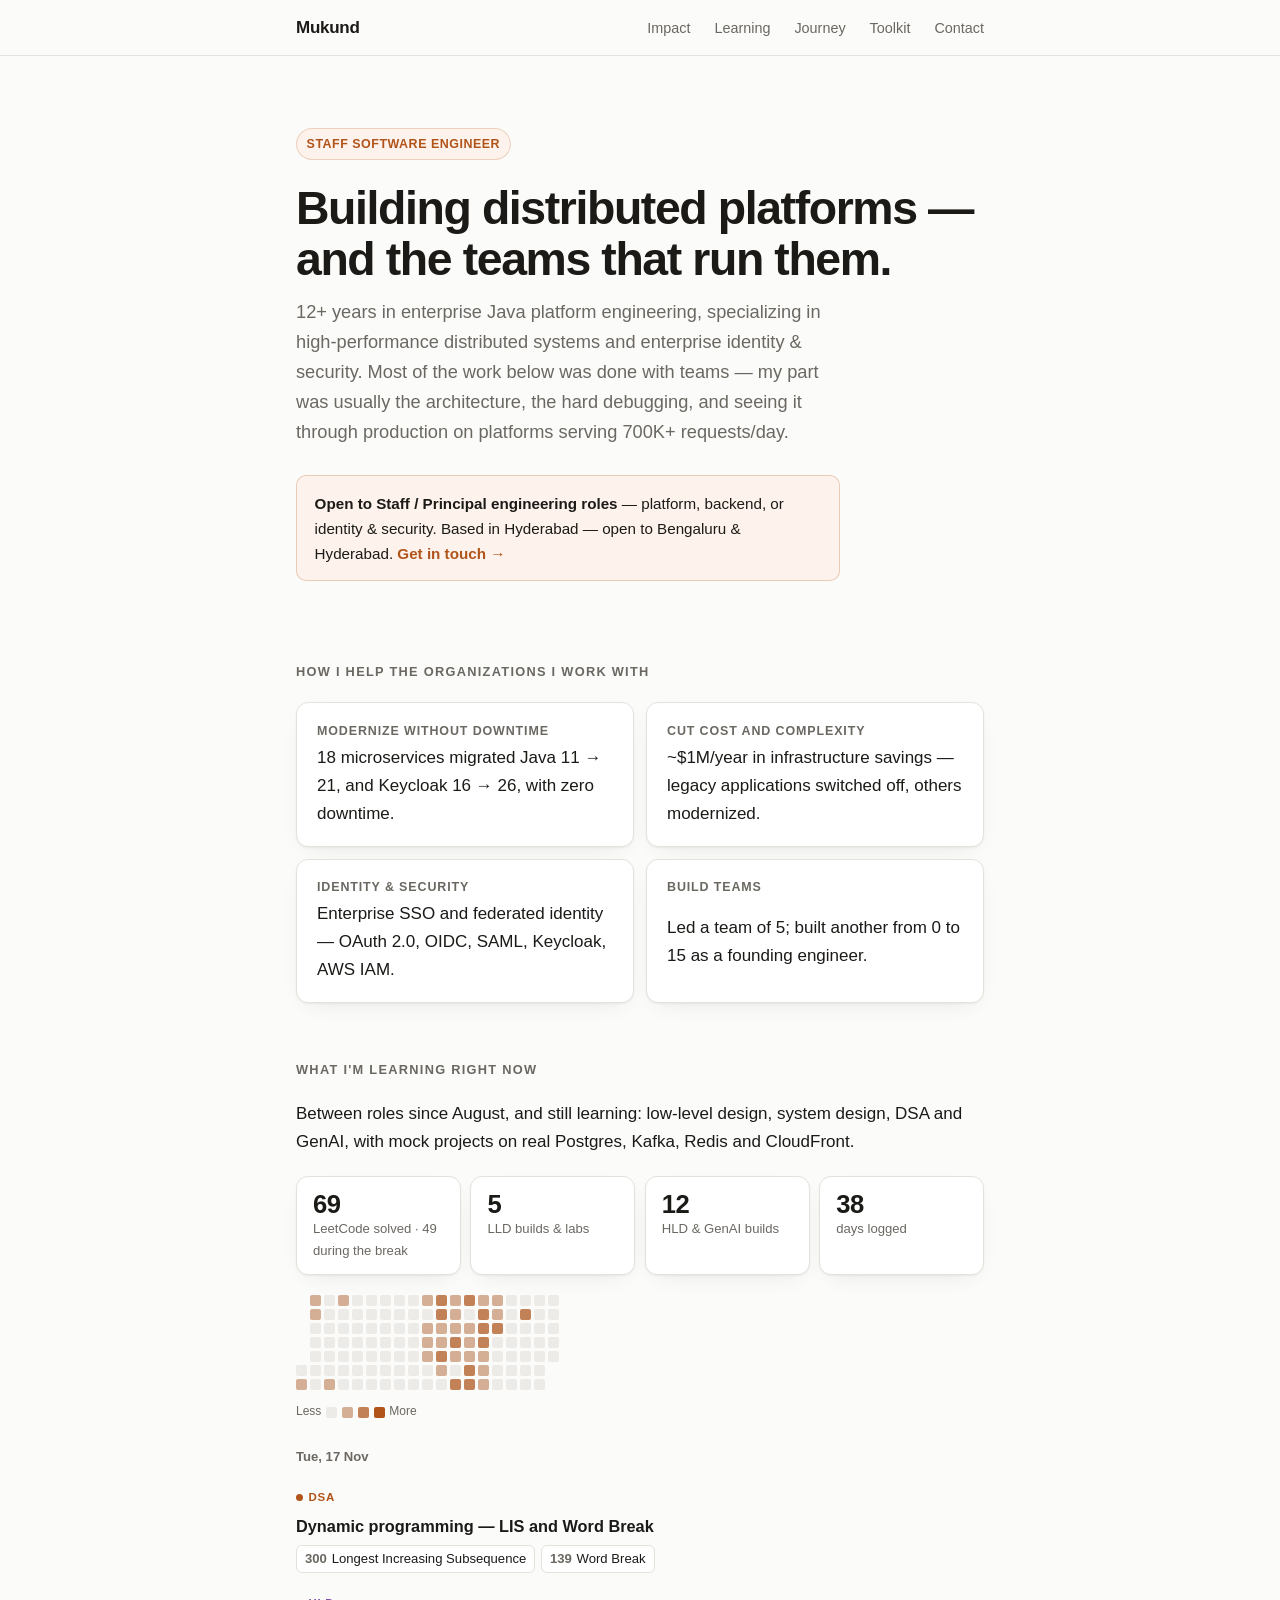
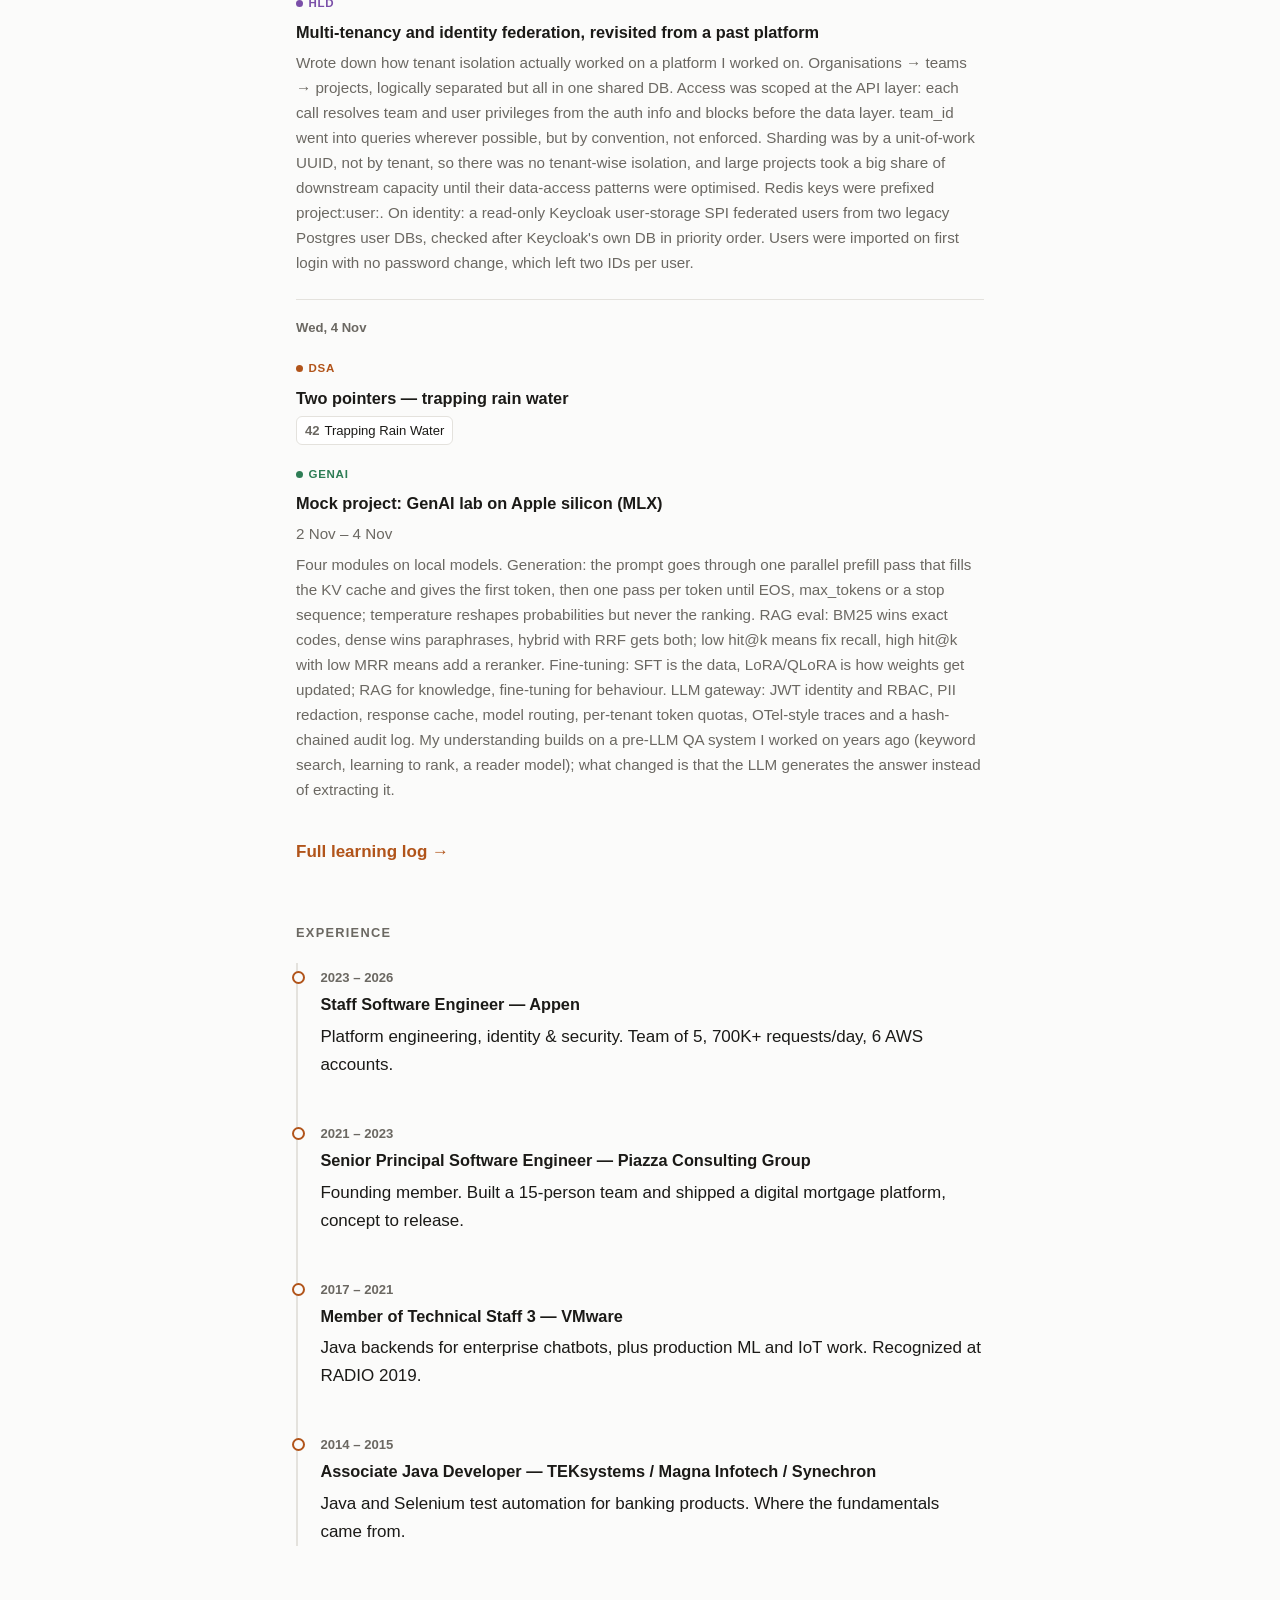
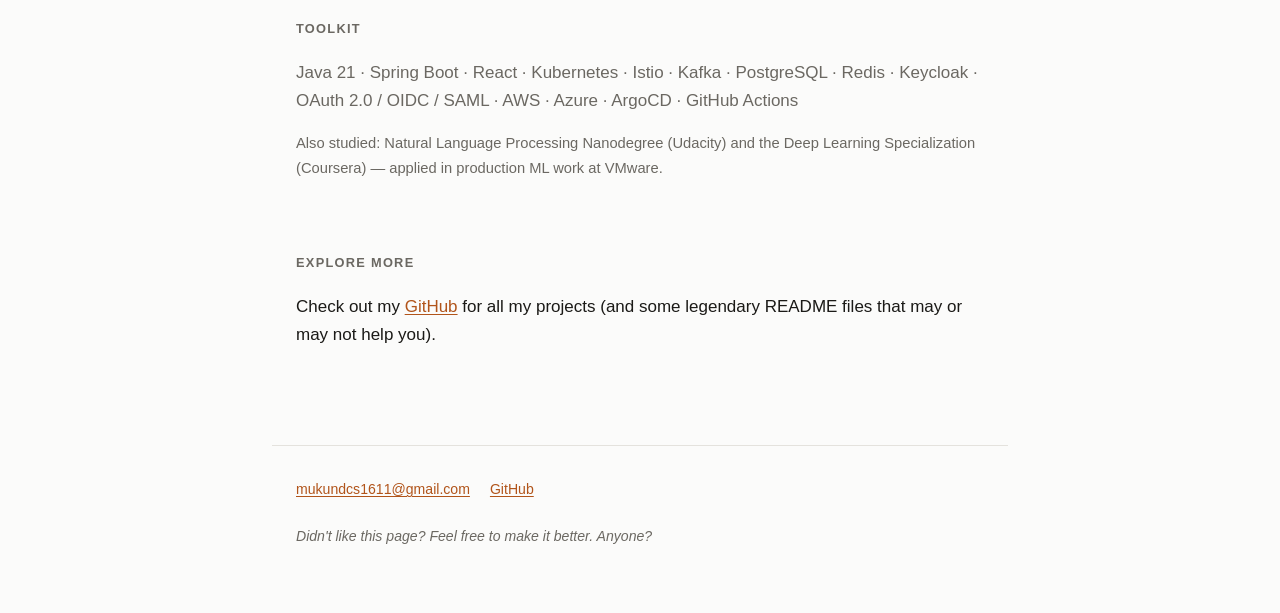
<file: index.html>
<!DOCTYPE html>
<html lang="en">
<head>
<meta charset="utf-8">
<meta name="viewport" content="width=device-width, initial-scale=1">
<title>Srinivas Mukund Chavali — Staff Software Engineer</title>
<meta name="description" content="Staff software engineer with 12+ years in enterprise Java platform engineering — distributed systems, Kubernetes, AWS, and enterprise identity &amp; security.">
<link rel="stylesheet" href="styles.css">
</head>
<body>

<nav class="nav">
  <div class="nav__inner">
    <span class="nav__name">Mukund</span>
    <a href="#impact">Impact</a>
    <a href="#learning">Learning</a>
    <a href="#journey">Journey</a>
    <a href="#foundations">Toolkit</a>
    <a href="#contact">Contact</a>
  </div>
</nav>

<main>
  <header class="hero">
    <span class="eyebrow">Staff Software Engineer</span>
    <h1>Building distributed platforms — and the teams that run them.</h1>
    <p class="lede">
      12+ years in enterprise Java platform engineering, specializing in high-performance
      distributed systems and enterprise identity &amp; security. Most of the work below was
      done with teams — my part was usually the architecture, the hard debugging, and
      seeing it through production on platforms serving 700K+ requests/day.
    </p>
    <p class="avail">
      <strong>Open to Staff / Principal engineering roles</strong> — platform, backend, or
      identity &amp; security. Based in Hyderabad — open to Bengaluru &amp; Hyderabad.
      <a href="mailto:mukundcs1611@gmail.com">Get in touch →</a>
    </p>
  </header>

  <section id="impact">
    <h2>How I help the organizations I work with</h2>
    <div class="grid">
      <div class="card kv">
        <span class="kv__k">Modernize without downtime</span>
        <span>18 microservices migrated Java 11 → 21, and Keycloak 16 → 26, with zero downtime.</span>
      </div>
      <div class="card kv">
        <span class="kv__k">Cut cost and complexity</span>
        <span>~$1M/year in infrastructure savings — legacy applications switched off, others modernized.</span>
      </div>
      <div class="card kv">
        <span class="kv__k">Identity &amp; security</span>
        <span>Enterprise SSO and federated identity — OAuth 2.0, OIDC, SAML, Keycloak, AWS IAM.</span>
      </div>
      <div class="card kv">
        <span class="kv__k">Build teams</span>
        <span>Led a team of 5; built another from 0 to 15 as a founding engineer.</span>
      </div>
    </div>
  </section>

  <section id="learning">
    <h2>What I'm learning right now</h2>
    <p>
      Between roles since August, and still learning: low-level design, system design,
      DSA and GenAI, with mock projects on real Postgres, Kafka, Redis and CloudFront.
    </p>
    <div class="stats" id="learning-stats"></div>
    <div id="learning-heat"></div>
    <ol class="log" id="learning-latest" style="margin-top:1.25rem"></ol>
    <a class="more" href="learning.html">Full learning log →</a>
  </section>

  <section id="journey">
    <h2>Experience</h2>
    <ul class="tl">
      <li>
        <time>2023 – 2026</time>
        <h3>Staff Software Engineer — Appen</h3>
        <p>Platform engineering, identity &amp; security. Team of 5, 700K+ requests/day, 6 AWS accounts.</p>
      </li>
      <li>
        <time>2021 – 2023</time>
        <h3>Senior Principal Software Engineer — Piazza Consulting Group</h3>
        <p>Founding member. Built a 15-person team and shipped a digital mortgage platform, concept to release.</p>
      </li>
      <li>
        <time>2017 – 2021</time>
        <h3>Member of Technical Staff 3 — VMware</h3>
        <p>Java backends for enterprise chatbots, plus production ML and IoT work. Recognized at RADIO 2019.</p>
      </li>
      <li>
        <time>2014 – 2015</time>
        <h3>Associate Java Developer — TEKsystems / Magna Infotech / Synechron</h3>
        <p>Java and Selenium test automation for banking products. Where the fundamentals came from.</p>
      </li>
    </ul>
  </section>

  <section id="foundations">
    <h2>Toolkit</h2>
    <p style="color:var(--muted)">
      Java 21 · Spring Boot · React · Kubernetes · Istio · Kafka · PostgreSQL · Redis ·
      Keycloak · OAuth 2.0 / OIDC / SAML · AWS · Azure · ArgoCD · GitHub Actions
    </p>
    <p style="color:var(--muted); font-size:.92rem">
      Also studied: Natural Language Processing Nanodegree (Udacity) and the Deep Learning
      Specialization (Coursera) — applied in production ML work at VMware.
    </p>
  </section>

  <section id="contact">
    <h2>Explore more</h2>
    <p>
      Check out my <a href="https://www.github.com/mukundcs1611">GitHub</a> for all my projects
      (and some legendary README files that may or may not help you).
    </p>
  </section>
</main>

<footer>
  <div class="contact">
    <a href="mailto:mukundcs1611@gmail.com">mukundcs1611@gmail.com</a>
    <a href="https://www.github.com/mukundcs1611">GitHub</a>
  </div>
  <p class="note">Didn't like this page? Feel free to make it better. Anyone?</p>
</footer>

<script src="learning-data.js"></script>
<script src="learning.js"></script>

<!-- Cloudflare Web Analytics -->
<script type="module" src="https://static.cloudflareinsights.com/beacon.min.js"
        data-cf-beacon='{"token": "23e4d1365775487cb580c3d610a26476"}'></script>
<!-- End Cloudflare Web Analytics -->

</body>
</html>
</file>
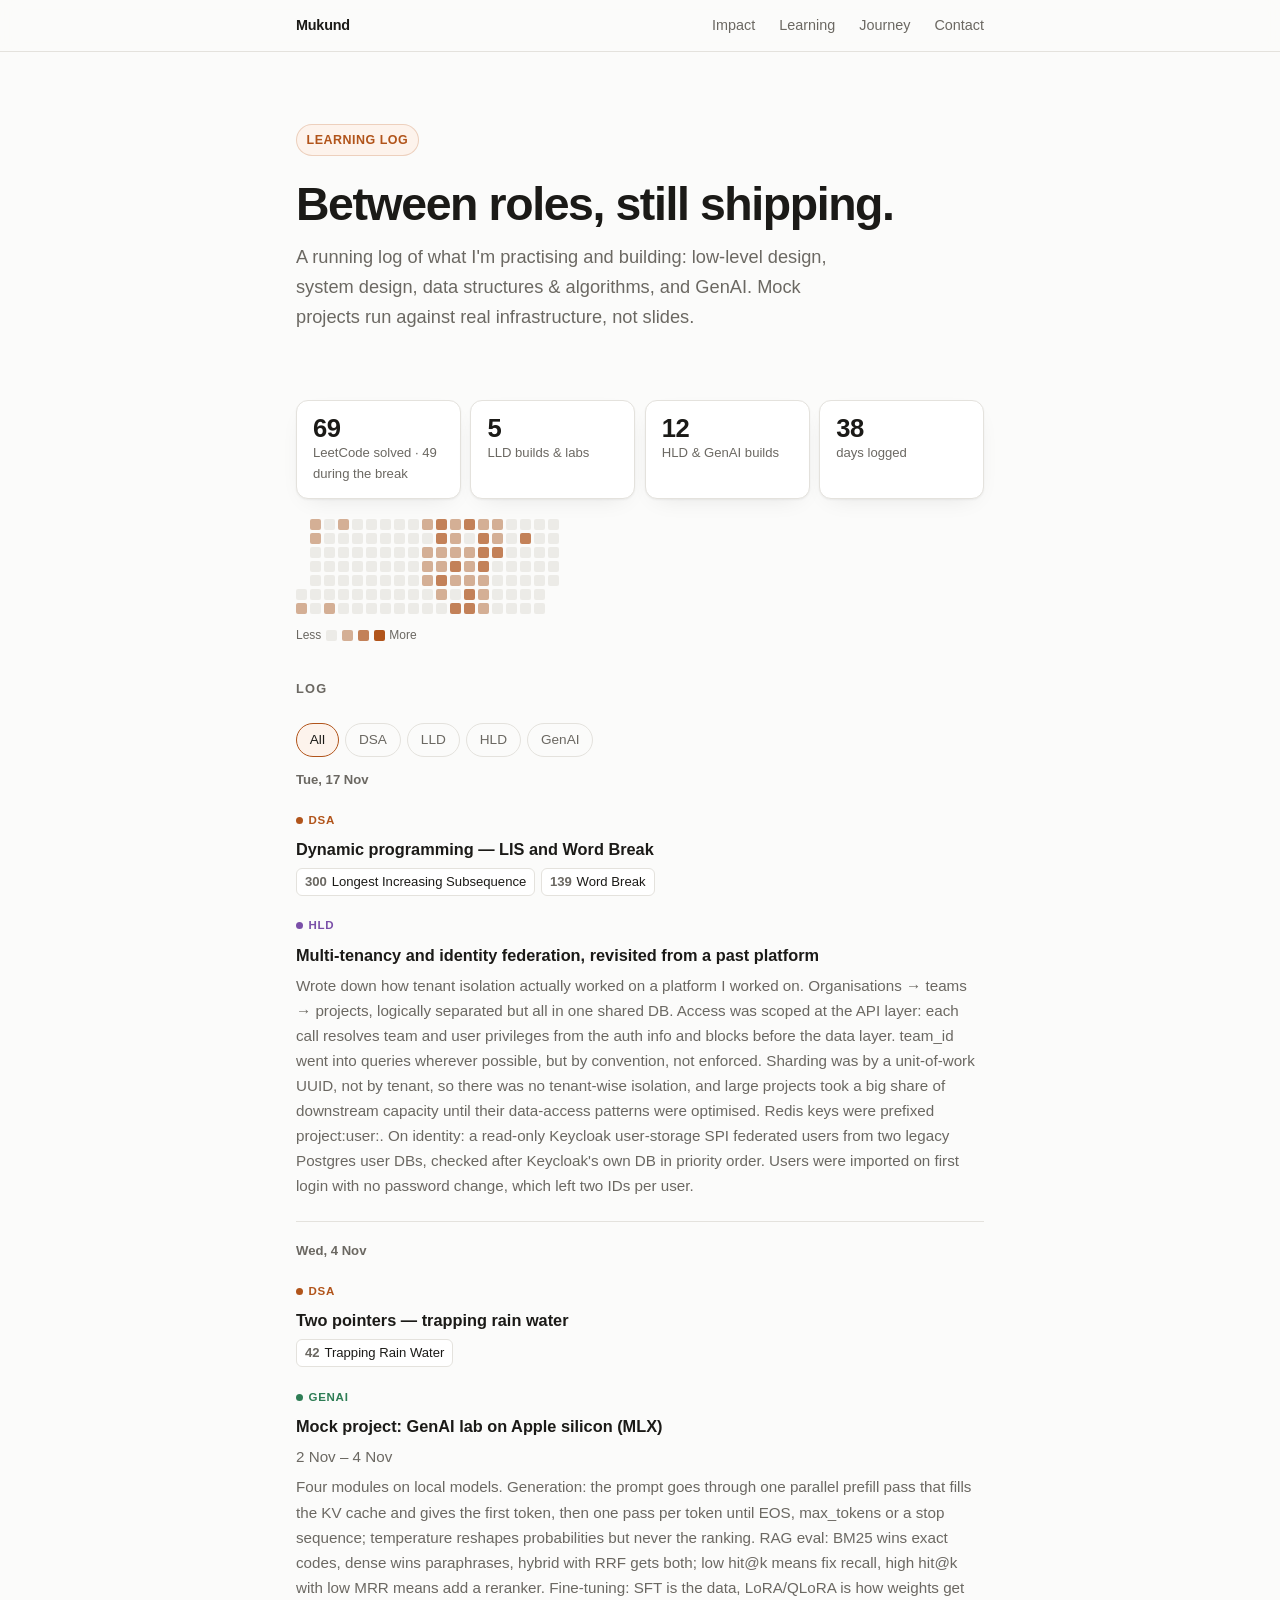
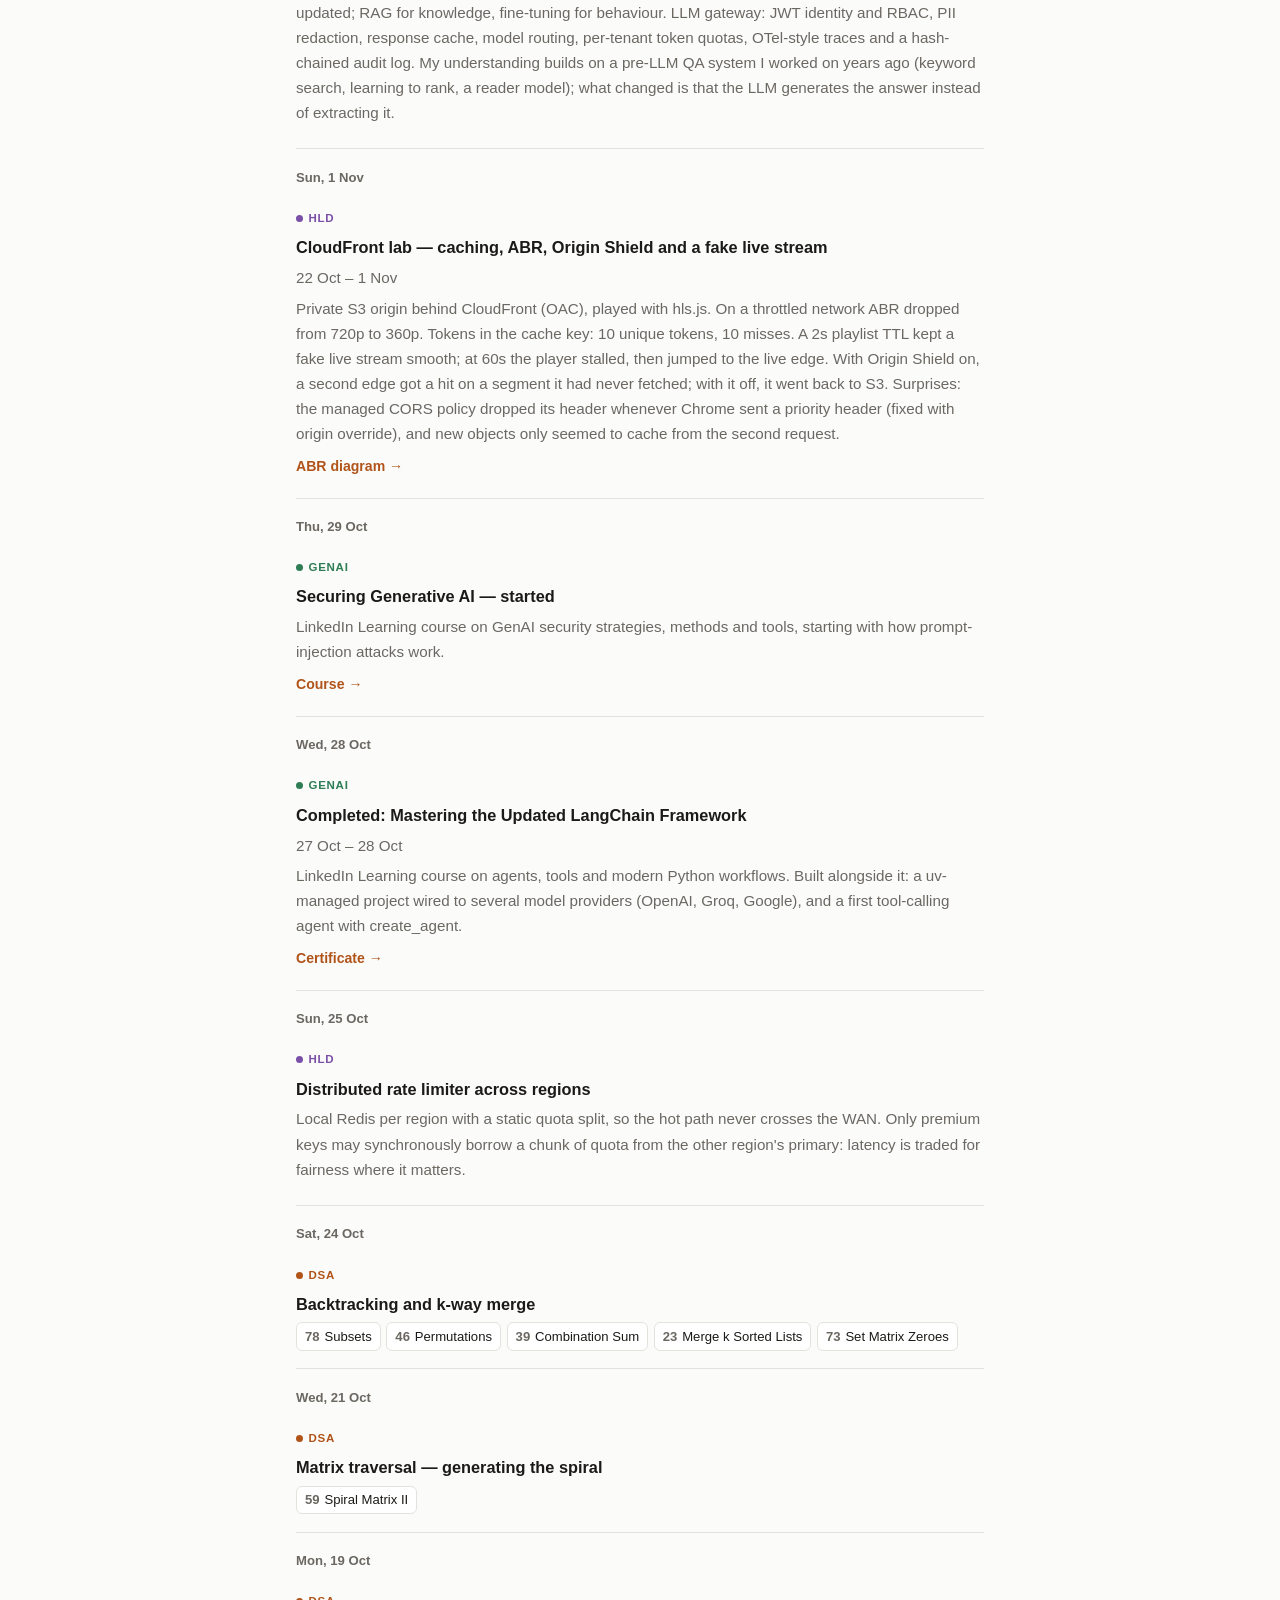
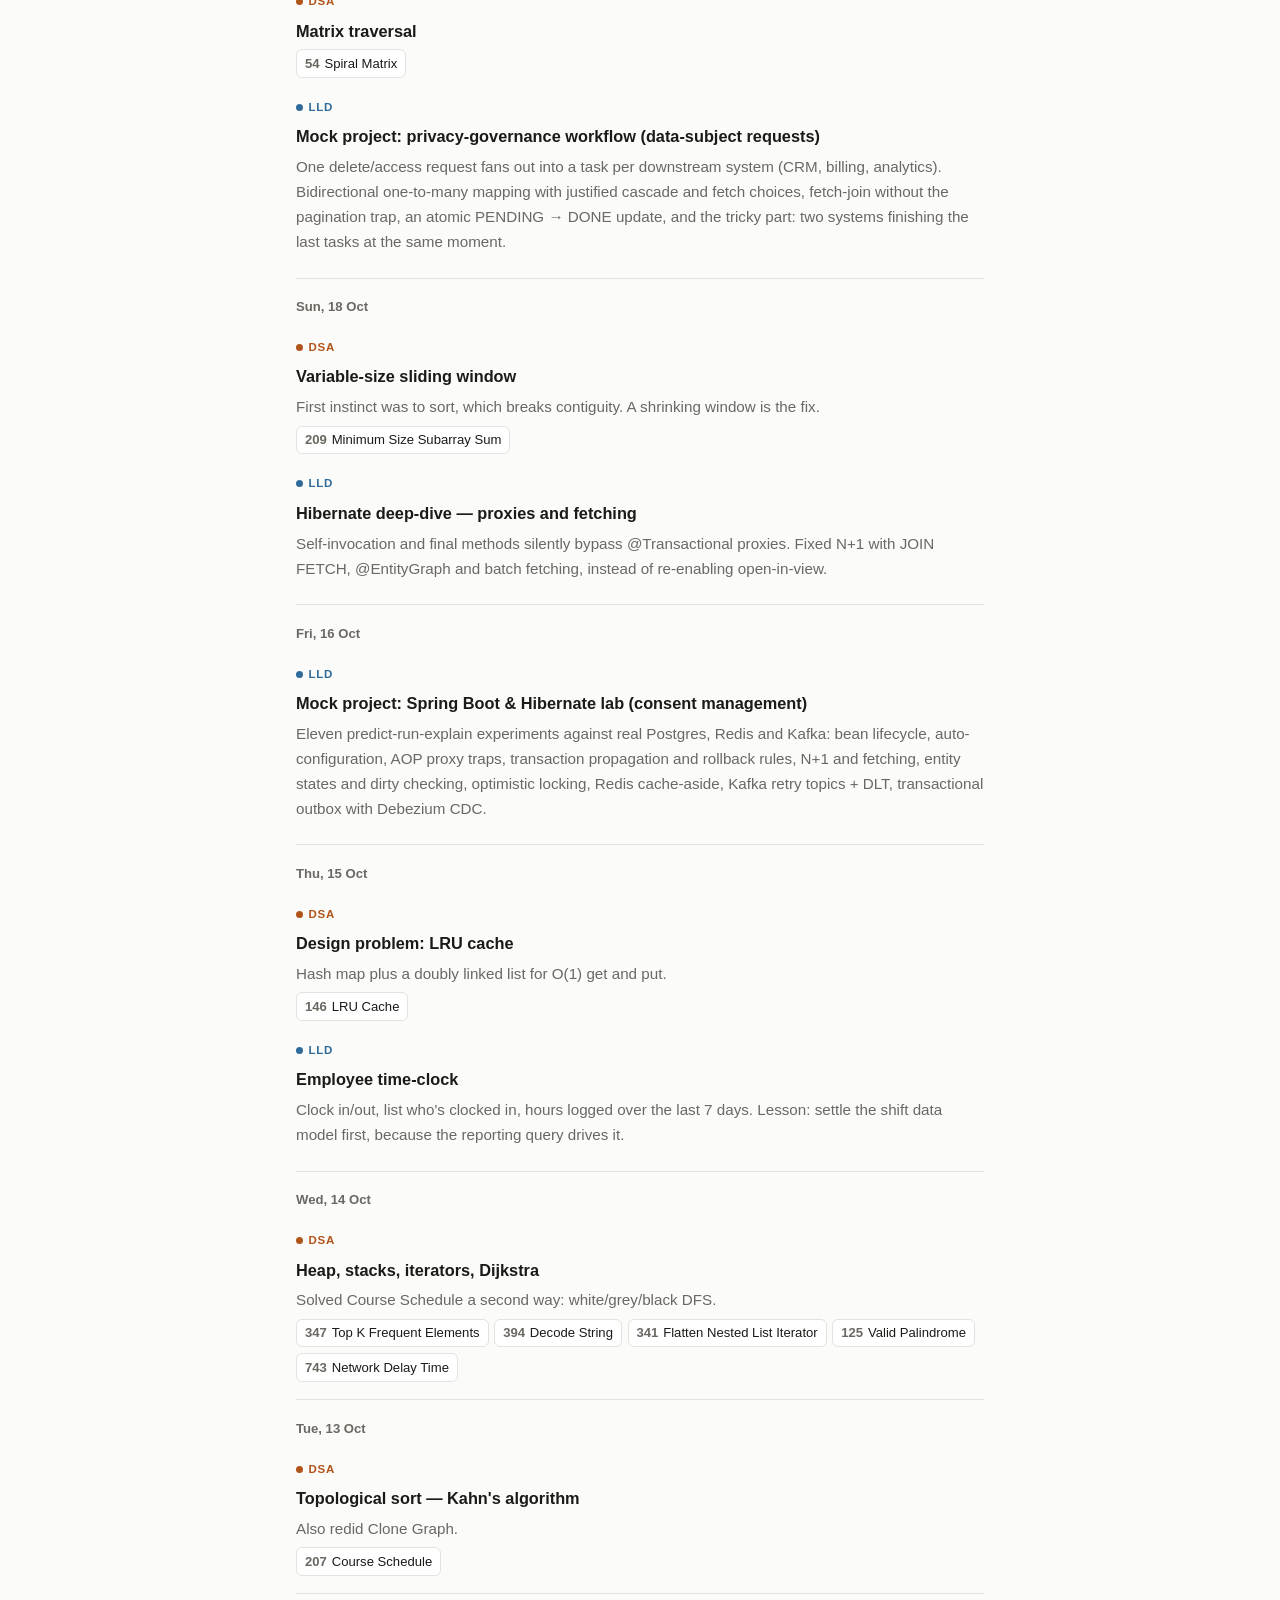
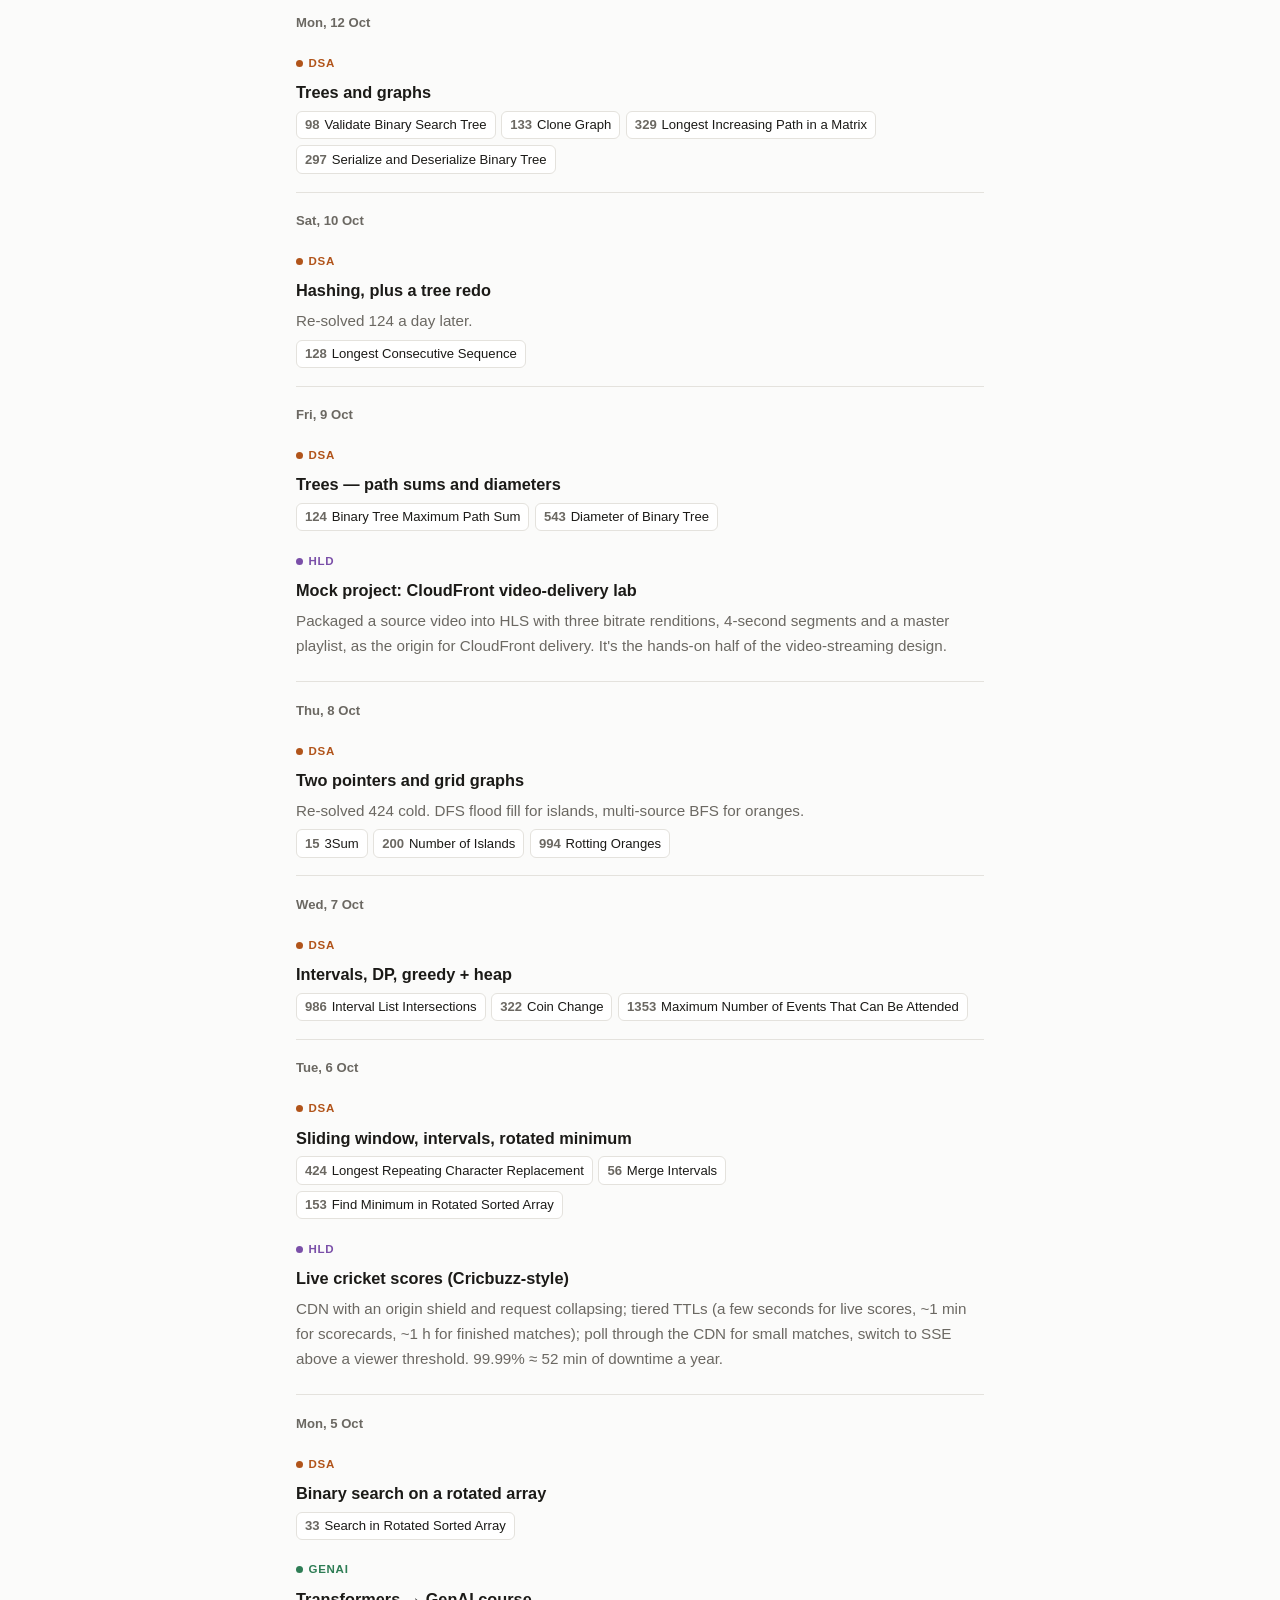
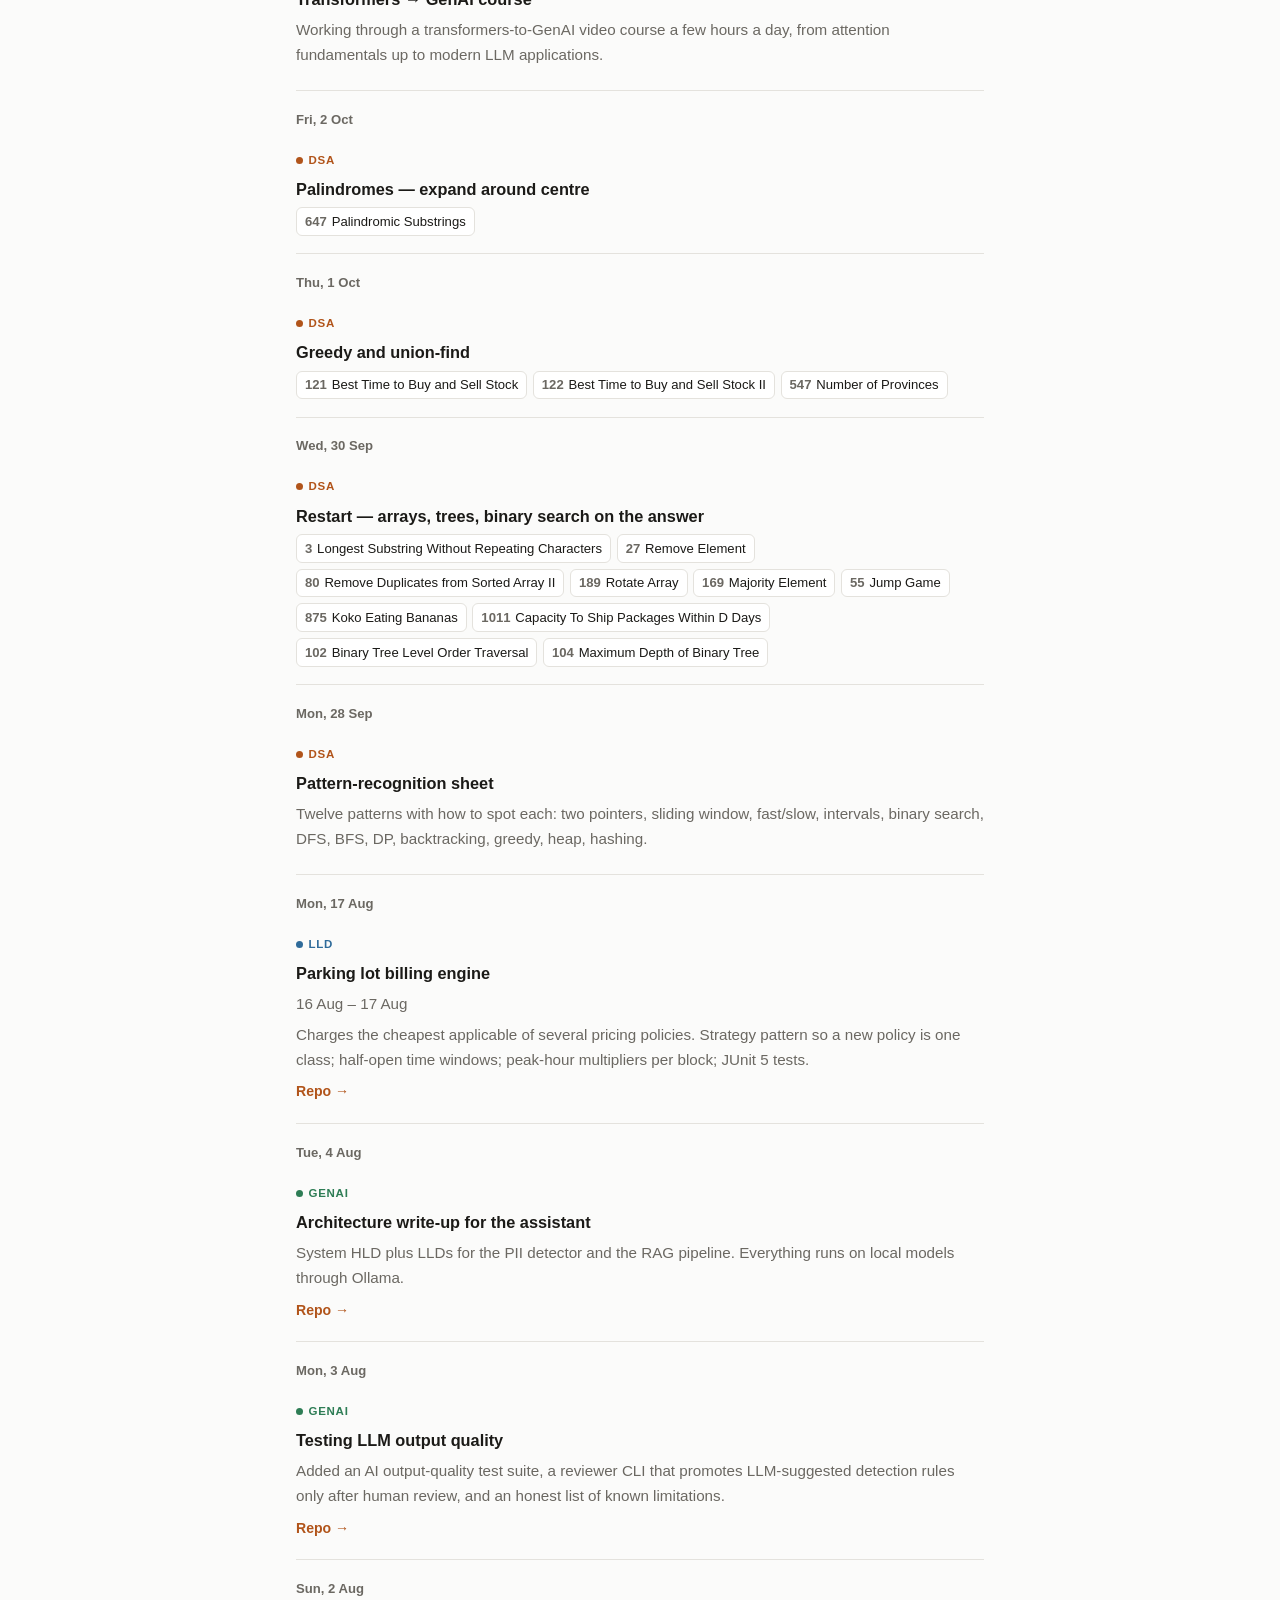
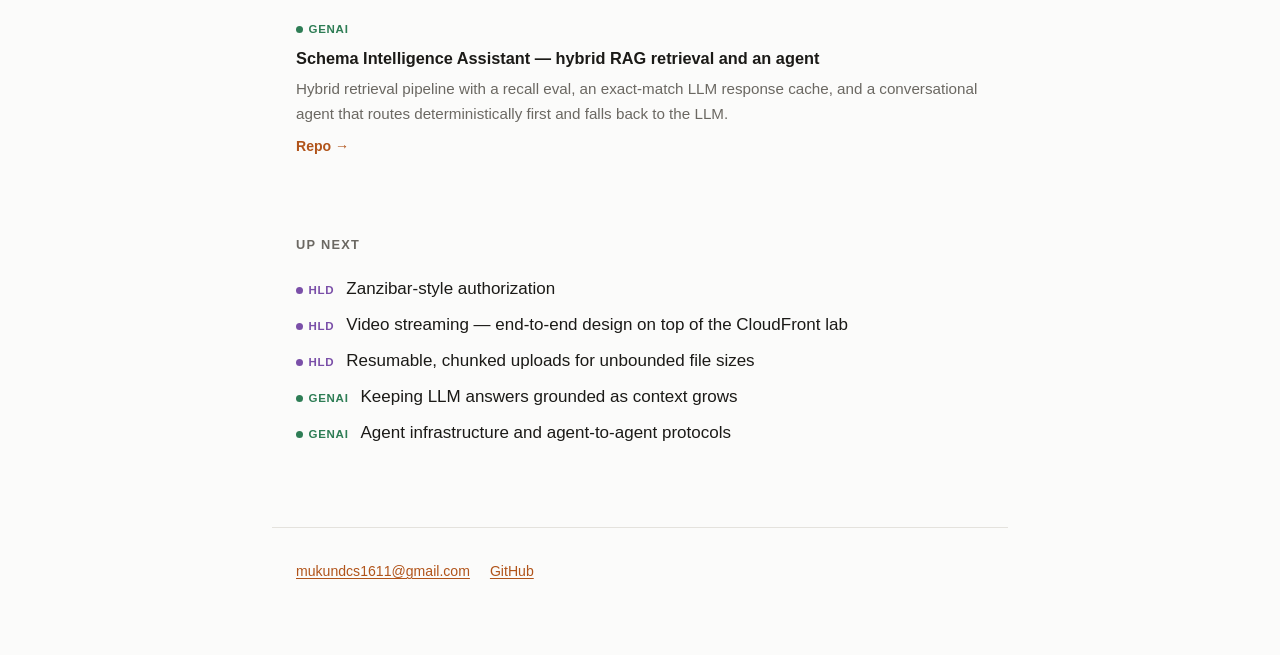
<file: learning.html>
<!DOCTYPE html>
<html lang="en">
<head>
<meta charset="utf-8">
<meta name="viewport" content="width=device-width, initial-scale=1">
<title>Learning Log — Srinivas Mukund Chavali</title>
<meta name="description" content="A dated log of what I'm learning and building: low-level design, system design, data structures &amp; algorithms, and GenAI.">
<link rel="stylesheet" href="styles.css">
</head>
<body>

<nav class="nav">
  <div class="nav__inner">
    <a class="nav__name" href="./" style="color:var(--text)">Mukund</a>
    <a href="./#impact">Impact</a>
    <a href="./#learning">Learning</a>
    <a href="./#journey">Journey</a>
    <a href="./#contact">Contact</a>
  </div>
</nav>

<main>
  <header class="hero" style="padding-bottom:0">
    <span class="eyebrow">Learning log</span>
    <h1>Between roles, still shipping.</h1>
    <p class="lede">
      A running log of what I'm practising and building: low-level design, system design,
      data structures &amp; algorithms, and GenAI. Mock projects run against real infrastructure, not slides.
    </p>
  </header>

  <section style="padding-top:2rem">
    <div class="stats" id="learning-stats"></div>
    <div id="learning-heat"></div>
  </section>

  <section style="padding-top:2rem">
    <h2>Log</h2>
    <div class="filters" id="learning-filters" aria-label="Filter by track"></div>
    <ol class="log" id="learning-log"></ol>
    <noscript><p>This log needs JavaScript to render.</p></noscript>
  </section>

  <section>
    <h2>Up next</h2>
    <ul class="next" id="learning-next"></ul>
  </section>
</main>

<footer>
  <div class="contact">
    <a href="mailto:mukundcs1611@gmail.com">mukundcs1611@gmail.com</a>
    <a href="https://www.github.com/mukundcs1611">GitHub</a>
  </div>
</footer>

<script src="learning-data.js"></script>
<script src="learning.js"></script>
</body>
</html>
</file>
<file: styles.css>
:root {
  --bg: #fbfbfa;
  --surface: #ffffff;
  --border: #e4e2dd;
  --text: #1b1a17;
  --muted: #6b6862;
  --accent: #b1541a;
  --accent-soft: #fdf3ec;
  --shadow: 0 1px 2px rgba(27,26,23,.05), 0 8px 24px -12px rgba(27,26,23,.12);
  --maxw: 46rem;
}
@media (prefers-color-scheme: dark) {
  :root {
    --bg: #131311;
    --surface: #1b1b18;
    --border: #302f2a;
    --text: #eeece6;
    --muted: #a09c93;
    --accent: #e8894f;
    --accent-soft: #241a13;
    --shadow: 0 1px 2px rgba(0,0,0,.3), 0 8px 24px -12px rgba(0,0,0,.5);
  }
}
* { box-sizing: border-box; }
html { -webkit-text-size-adjust: 100%; scroll-behavior: smooth; }
body {
  margin: 0;
  background: var(--bg);
  color: var(--text);
  font: 400 17px/1.65 ui-sans-serif, -apple-system, "Segoe UI", Inter, Roboto, "Helvetica Neue", sans-serif;
  -webkit-font-smoothing: antialiased;
}
a { color: var(--accent); text-decoration-thickness: 1px; text-underline-offset: 2px; }
a:hover { text-decoration-thickness: 2px; }

/* ---------- nav ---------- */
.nav {
  position: sticky; top: 0; z-index: 10;
  backdrop-filter: blur(10px);
  background: color-mix(in srgb, var(--bg) 85%, transparent);
  border-bottom: 1px solid var(--border);
}
.nav__inner {
  max-width: var(--maxw); margin: 0 auto; padding: .85rem 1.5rem;
  display: flex; align-items: baseline; gap: 1.5rem; flex-wrap: wrap;
}
.nav__name { font-weight: 650; letter-spacing: -.015em; margin-right: auto; }
.nav a { color: var(--muted); text-decoration: none; font-size: .9rem; }
.nav a:hover { color: var(--accent); }

/* ---------- layout ---------- */
main { max-width: var(--maxw); margin: 0 auto; padding: 0 1.5rem 5rem; }
section { padding-top: 3.5rem; }
h1 {
  font-size: clamp(2rem, 6vw, 2.9rem); line-height: 1.1;
  letter-spacing: -.03em; margin: 0 0 .75rem; font-weight: 680;
}
h2 {
  font-size: .8rem; text-transform: uppercase; letter-spacing: .1em;
  color: var(--muted); font-weight: 650; margin: 0 0 1.25rem;
}
h3 { font-size: 1.02rem; margin: 0 0 .3rem; font-weight: 620; }
p { margin: 0 0 1rem; }
.lede { font-size: 1.14rem; color: var(--muted); max-width: 34rem; }

/* ---------- hero ---------- */
.hero { padding: 4.5rem 0 .5rem; }
.eyebrow {
  display: inline-block; font-size: .78rem; font-weight: 600;
  letter-spacing: .04em; text-transform: uppercase;
  color: var(--accent); background: var(--accent-soft);
  border: 1px solid color-mix(in srgb, var(--accent) 22%, transparent);
  padding: .3rem .6rem; border-radius: 100px; margin-bottom: 1.4rem;
}

/* ---------- cards & lists ---------- */
.avail {
  margin-top: 1.75rem; padding: .9rem 1.1rem; font-size: .95rem;
  background: var(--accent-soft);
  border: 1px solid color-mix(in srgb, var(--accent) 25%, transparent);
  border-radius: 10px; max-width: 34rem;
}
.avail a { white-space: nowrap; font-weight: 600; text-decoration: none; }
.avail a:hover { text-decoration: underline; }
.card {
  background: var(--surface); border: 1px solid var(--border);
  border-radius: 12px; padding: 1.1rem 1.25rem; box-shadow: var(--shadow);
}
.grid { display: grid; gap: .75rem; grid-template-columns: repeat(auto-fit, minmax(15rem, 1fr)); }
.stack { display: grid; gap: .75rem; }
.kv { display: grid; gap: .15rem; }
.kv__k { font-size: .78rem; text-transform: uppercase; letter-spacing: .07em; color: var(--muted); font-weight: 600; }

/* ---------- timeline ---------- */
.tl { list-style: none; margin: 0; padding: 0 0 0 1.4rem; border-left: 2px solid var(--border); }
.tl li { position: relative; padding-bottom: 1.5rem; }
.tl li:last-child { padding-bottom: 0; }
.tl li::before {
  content: ""; position: absolute; left: calc(-1.4rem - 6px); top: .5rem;
  width: 9px; height: 9px; border-radius: 50%;
  background: var(--bg); border: 2px solid var(--accent);
}
.tl time { font-size: .82rem; font-variant-numeric: tabular-nums; color: var(--muted); font-weight: 600; }

.bullets { margin: 0; padding-left: 1.1rem; }
.bullets li { margin-bottom: .45rem; }
.bullets li::marker { color: var(--accent); }

/* ---------- footer ---------- */
footer {
  max-width: var(--maxw); margin: 0 auto; padding: 2rem 1.5rem 3rem;
  border-top: 1px solid var(--border); color: var(--muted); font-size: .88rem;
}
.contact { display: flex; gap: 1.25rem; flex-wrap: wrap; margin-bottom: 1.5rem; }
.note { font-style: italic; }
@media (prefers-reduced-motion: reduce) { html { scroll-behavior: auto; } }

/* ---------- learning log ---------- */
:root {
  --t-lld: #2f6b9a; --t-hld: #7a4fa8; --t-dsa: #b1541a; --t-genai: #2e7d55;
  --heat-0: #ecebe7;
}
@media (prefers-color-scheme: dark) {
  :root { --t-lld: #6fa8d8; --t-hld: #b393e0; --t-dsa: #e8894f; --t-genai: #6cc398; --heat-0: #262622; }
}
.tag {
  display: inline-flex; align-items: center; gap: .35rem;
  font-size: .72rem; font-weight: 650; letter-spacing: .06em; text-transform: uppercase;
  color: var(--tc, var(--muted));
}
.tag::before { content: ""; width: 7px; height: 7px; border-radius: 50%; background: var(--tc, var(--muted)); }
.tag--lld { --tc: var(--t-lld); } .tag--hld { --tc: var(--t-hld); }
.tag--dsa { --tc: var(--t-dsa); } .tag--genai { --tc: var(--t-genai); }

.stats { display: grid; gap: .6rem; grid-template-columns: repeat(auto-fit, minmax(9.5rem, 1fr)); margin: 1.25rem 0; }
.stat { padding: .8rem 1rem; }
.stat__n { font-size: 1.6rem; font-weight: 680; letter-spacing: -.02em; line-height: 1.1; font-variant-numeric: tabular-nums; }
.stat__l { font-size: .82rem; color: var(--muted); }

.heat { overflow-x: auto; padding-bottom: .25rem; }
.heat__grid { display: grid; grid-auto-flow: column; grid-template-rows: repeat(7, 11px); gap: 3px; width: max-content; }
.heat__cell { width: 11px; height: 11px; border-radius: 2px; background: var(--heat-0); }
.heat__cell[data-n="1"] { background: color-mix(in srgb, var(--accent) 40%, var(--heat-0)); }
.heat__cell[data-n="2"] { background: color-mix(in srgb, var(--accent) 70%, var(--heat-0)); }
.heat__cell[data-n="3"] { background: var(--accent); }
.heat__cell--pad { visibility: hidden; }
.heat__legend { display: flex; align-items: center; gap: .3rem; font-size: .75rem; color: var(--muted); margin-top: .5rem; }
.heat__legend .heat__cell { display: inline-block; }

.log { list-style: none; margin: 0; padding: 0; }
.log__day { padding: 1.1rem 0; border-top: 1px solid var(--border); display: grid; gap: .9rem; }
.log__day:first-child { border-top: 0; padding-top: .25rem; }
.log__date { font-size: .82rem; font-weight: 600; color: var(--muted); font-variant-numeric: tabular-nums; }
.entry h3 { margin: .2rem 0 .25rem; }
.entry p { margin: 0 0 .35rem; color: var(--muted); font-size: .95rem; }
.lc { margin: .2rem 0 0; padding: 0; list-style: none; display: flex; flex-wrap: wrap; gap: .35rem; }
.lc a {
  display: inline-block; font-size: .82rem; text-decoration: none; color: var(--text);
  background: var(--surface); border: 1px solid var(--border); border-radius: 6px; padding: .15rem .5rem;
}
.lc a:hover { border-color: var(--accent); color: var(--accent); }
.lc b { font-variant-numeric: tabular-nums; color: var(--muted); font-weight: 600; margin-right: .3rem; }
.entry__link { font-size: .88rem; font-weight: 600; text-decoration: none; }

.filters { display: flex; flex-wrap: wrap; gap: .4rem; margin: 1.5rem 0 .5rem; }
.filters button {
  font: inherit; font-size: .85rem; cursor: pointer; color: var(--muted);
  background: transparent; border: 1px solid var(--border); border-radius: 100px; padding: .3rem .8rem;
}
.filters button[aria-pressed="true"] { color: var(--text); border-color: var(--accent); background: var(--accent-soft); }
.more { display: inline-block; margin-top: .75rem; font-weight: 600; text-decoration: none; }
.more:hover { text-decoration: underline; }
.next { margin: 0; padding: 0; list-style: none; display: grid; gap: .5rem; }
.next li { display: flex; gap: .75rem; align-items: baseline; }
</file>
